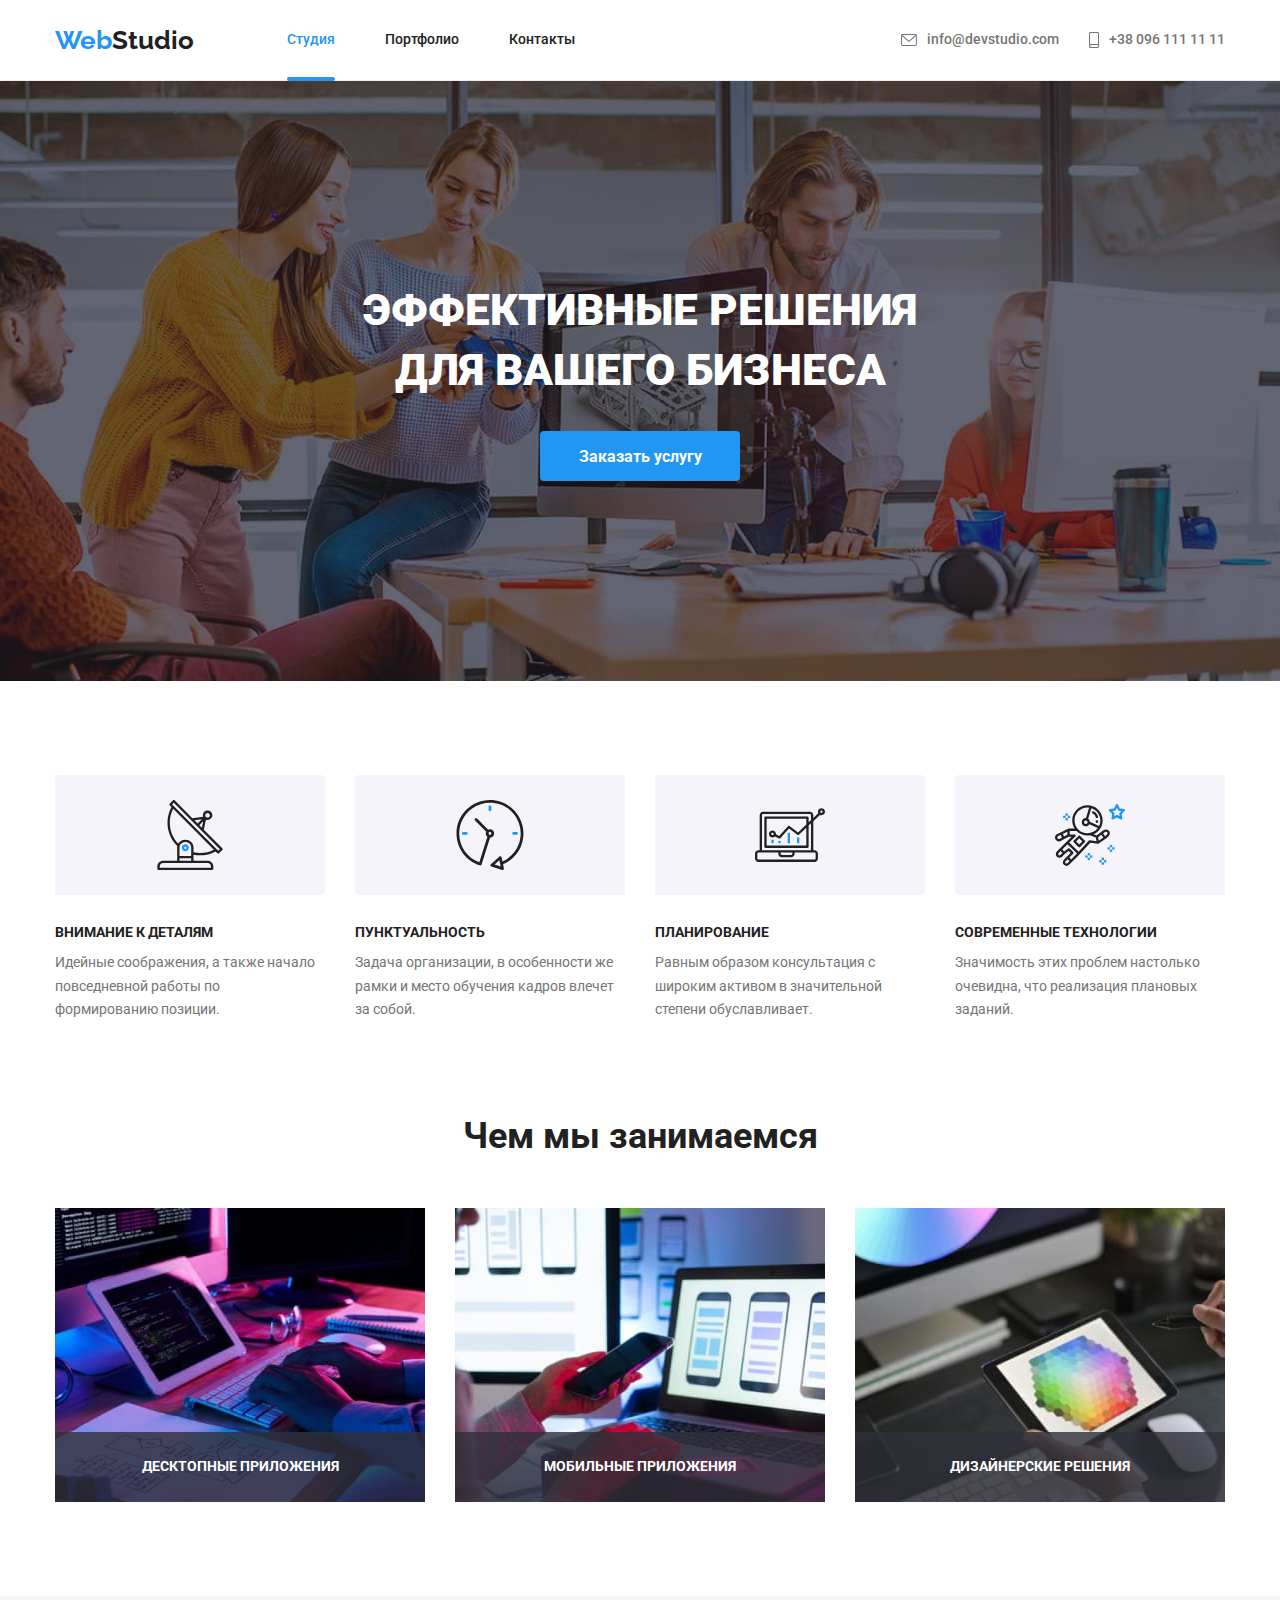
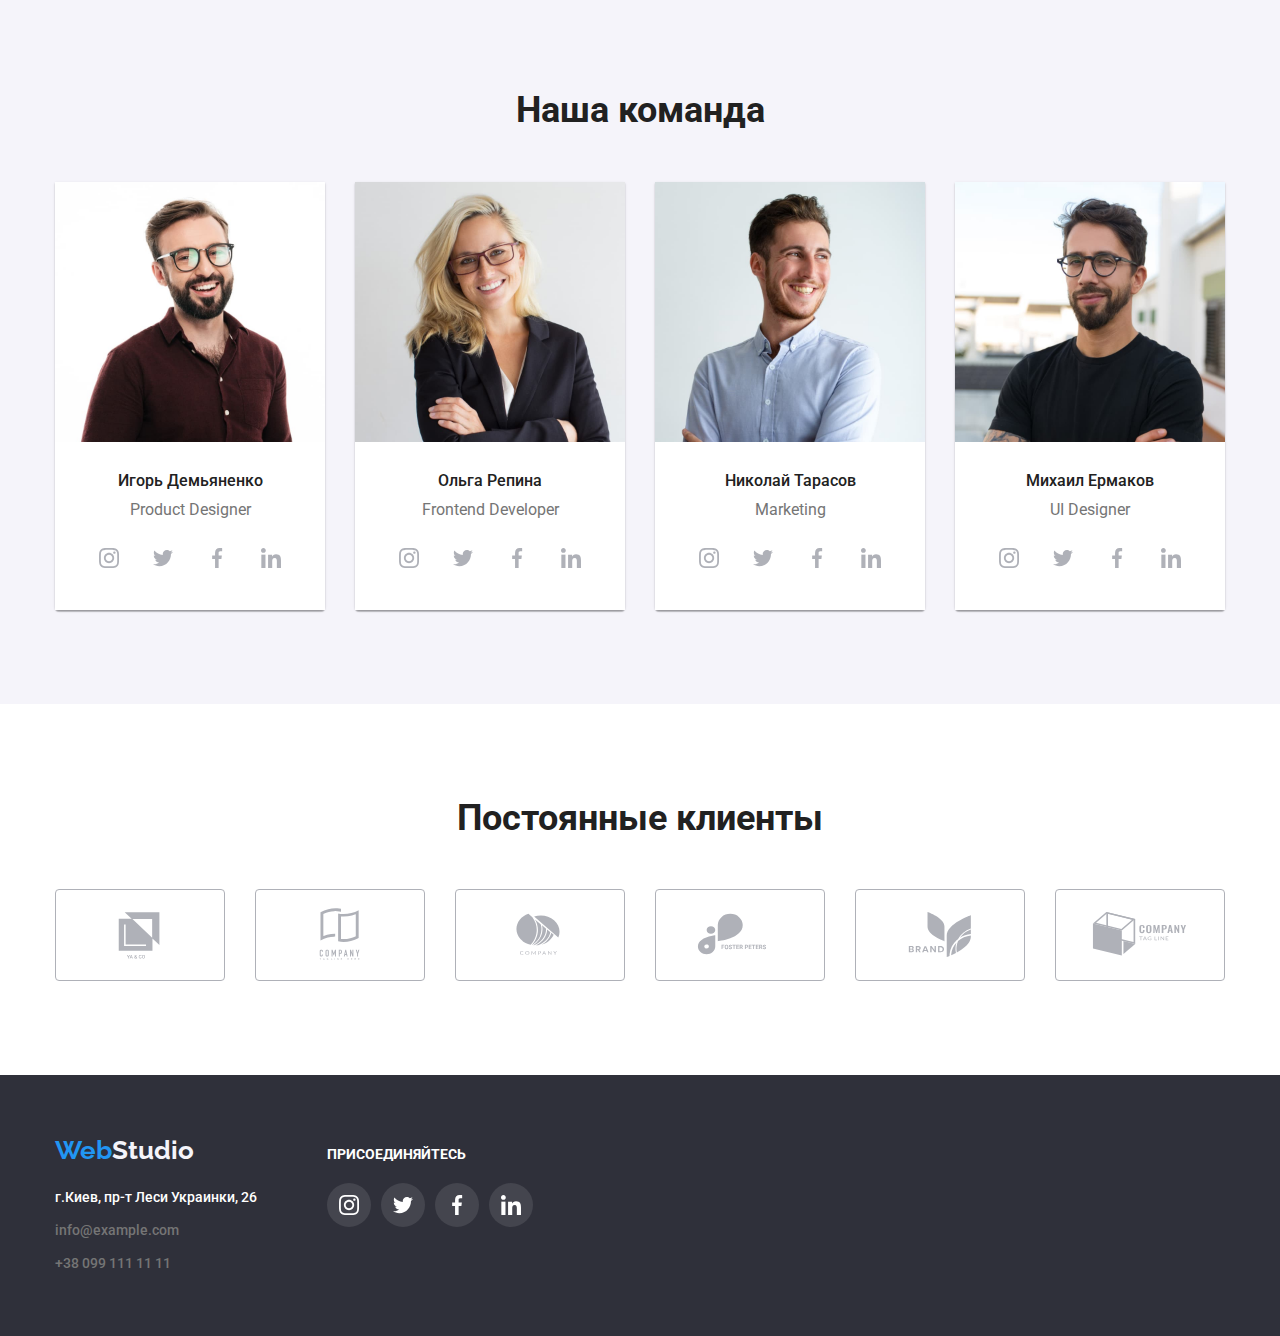
<file: index.html>
<!DOCTYPE html>
<html lang="ru">
<head>
  <meta charset="UTF-8" />
  <meta http-equiv="X-UA-Compatible" content="IE=edge" />
  <meta name="viewport" content="width=device-width, initial-scale=1.0" />
  <title>WebStudio</title>
  <link href="https://fonts.googleapis.com/css2?family=Raleway:wght@700&family=Roboto:wght@400;500;700;900&display=swap"
    rel="stylesheet">
  <link rel="stylesheet" href="./css/modern-normalize.css">
  <link rel="stylesheet" href="./css/styles.css" >
</head>
<body>
  <header class="header">
    <div class="header-container container">
    <a class="logo link" href="./index.html">Web<span class="header-logo link">Studio</span></a>
    <nav class="navigation"> 
      <ul class="site-nav list">
         <li class="item">
          <a class="nav-link current link" href="./index.html">Студия</a>
        </li>
         <li class="item">
          <a class="nav-link link" href="./portfolio.html">Портфолио</a></li>
         <li class="item">
          <a class="nav-link link" href="/">Контакты</a>
        </li>
      </ul>
    </nav>
    <ul class="contacts-list list">
      <li class="contacts-item">
        <a class="contacts-link link" href="mailto:info@devstudio.com">
          <svg class="contacts-icon" width="16" height="12" >
          <use href="./images/icons.svg#icon-envelope" ></use>
          </svg>
          info@devstudio.com
        </a>
      </li>
      <li class="contacts-item">
        <a class="contacts-link link" href="tel:+380961111111">
          <svg class="contacts-icon" width="10" height="16">
            <use href="./images/icons.svg#icon-smartphone"></use>
          </svg>
          +38 096 111 11 11
        </a>
      </li>
    </ul>
    </div>
  </header>
  <main>

    <!-- Hero -->
    <section class="hero">
      <div class="container">
      <h1 class="hero-title">Эффективные решения<br>для вашего бизнеса</h1>
      <button class="hero-btn button" type="button" data-modal-open>Заказать услугу</button>
      </div>
    </section>

    <!-- Features -->
    <section class="features-section section">
      <div class="container">
      <!-- Невидимый заголовок -->
      <h2 class="visually-hidden">Наши преимущества</h2>
      <ul class="features-list list">
        <li class="features-item">
          <div class="features-icon-container">
          <svg class="features-icon" width="70" height="70">
            <use href="./images/icons.svg#icon-antenna" ></use>
          </svg>
          </div>
          <h3 class="features-title">Внимание к деталям</h3>
          <p class="features-text">
            Идейные соображения, а также начало повседневной работы по
            формированию позиции.
          </p>
        </li>
        <li class="features-item">
          <div class="features-icon-container">
            <svg class="features-icon" width="70" height="70">
              <use href="./images/icons.svg#icon-clock"></use>
            </svg>
          </div>
          <h3 class="features-title">Пунктуальность</h3>
          <p class="features-text">
            Задача организации, в особенности же рамки и место обучения кадров
            влечет за собой.
          </p>
        </li>
        <li class="features-item">
          <div class="features-icon-container">
            <svg class="features-icon" width="70" height="70">
              <use href="./images/icons.svg#icon-diagram"></use>
            </svg>
          </div>
          <h3 class="features-title">Планирование</h3>
          <p class="features-text">
            Равным образом консультация с широким активом в значительной
            степени обуславливает.
          </p>
        </li>
        <li class="features-item">
          <div class="features-icon-container">
            <svg class="features-icon" width="70" height="70">
              <use href="./images/icons.svg#icon-astronaut"></use>
            </svg>
          </div>
          <h3 class="features-title">Современные технологии</h3>
          <p class="features-text">
            Значимость этих проблем настолько очевидна, что реализация
            плановых заданий.
          </p>
        </li>
      </ul>
      </div>
    </section>

    <!-- About us -->
    <section class="about section">
      <div class="container">
      <h3 class="about-pre-title">Чем мы занимаемся</h3>
      <ul class="about-list list">
        <li class="about-item">
          <img src="images/img1.jpg" alt="планшет и клавиатура на столе" width="370" height="294" />
          <div class="about-product">
            <h3 class="about-title">Десктопные приложения</h3>
          </div>
        </li>
        <li class="about-item">
          <img src="images/img2.jpg" alt="человек с телефоном в руке, сидит за ноутбуком" width="370" height="294" />
          <div class="about-product">
            <h3 class="about-title">Мобильные приложения</h3>
          </div>
        </li>
        <li class="about-item">
          <img src="images/img3.jpg" alt="планшет с палитрой цветов" width="370" height="294" />
          <div class="about-product">
            <h3 class="about-title">Дизайнерские решения</h3>
          </div>
        </li>
      </ul>
      </div>
    </section>

    <!-- Team -->
    <section class="team section">
      <div class="container">

      <h3 class="team-pre-title">Наша команда</h3>

      <ul class="team-list list">

          <li class="item">
            <img class="team-photo" src="./images/productdesigner.jpg" alt="Игорь демьяненко" width="270" height="260" />
            <div class="team-card">
              <h3 class="team-title">Игорь Демьяненко</h3>
              <p class="team-text">Product Designer</p>
             <ul class="team-socials-list list">
                <li class="team-socials-item">
                  <a href="" class="team-socials-link link">
                    <svg class="team-socials-icon" width="20" height="20">
                      <use href="./images/icons.svg#icon-instagram"></use>
                    </svg>
                  </a>
                </li>
                <li class="team-socials-item">
                  <a href="" class="team-socials-link link">
                    <svg class="team-socials-icon" width="20" height="20">
                      <use href="./images/icons.svg#icon-twitter"></use>
                    </svg>
                  </a>
                </li>
                <li class="team-socials-item">
                  <a href="" class="team-socials-link link">
                    <svg class="team-socials-icon" width="20" height="20">
                      <use href="./images/icons.svg#icon-facebook"></use>
                    </svg>
                  </a>
                </li>
                <li class="team-socials-item">
                  <a href="" class="team-socials-link link">
                    <svg class="team-socials-icon" width="20" height="20">
                      <use href="./images/icons.svg#icon-linkedin"></use>
                    </svg>
                  </a>
                  </li>
              </ul> 
            </div>           
          </li>
        <li class="item">
          <img class="team-photo" src="./images/frontenddeveloper.jpg" alt="Ольга репина" width="270" height="260" />
          <div class="team-card">
            <h3 class="team-title">Ольга Репина</h3>
            <p class="team-text">Frontend Developer</p>
            <ul class="team-socials-list list">
              <li class="team-socials-item">
                <a href="" class="team-socials-link link">
                  <svg class="team-socials-icon" width="20" height="20">
                    <use href="./images/icons.svg#icon-instagram"></use>
                  </svg>
                </a>
              </li>
              <li class="team-socials-item">
                <a href="" class="team-socials-link link">
                  <svg class="team-socials-icon" width="20" height="20">
                    <use href="./images/icons.svg#icon-twitter"></use>
                  </svg>
                </a>
              </li>
              <li class="team-socials-item">
                <a href="" class="team-socials-link link">
                  <svg class="team-socials-icon" width="20" height="20">
                    <use href="./images/icons.svg#icon-facebook"></use>
                  </svg>
                </a>
              </li>
              <li class="team-socials-item">
                <a href="" class="team-socials-link link">
                  <svg class="team-socials-icon" width="20" height="20">
                    <use href="./images/icons.svg#icon-linkedin"></use>
                  </svg>
                </a>
              </li>
            </ul>
          </div> 
        </li>
        <li class="item">
          <img class="team-photo" src="./images/marketing.jpg" alt="Николай тарасов" width="270" height="260" />
          <div class="team-card">
            <h3 class="team-title">Николай Тарасов</h3>
            <p class="team-text">Marketing</p>
            <ul class="team-socials-list list">
              <li class="team-socials-item">
                <a href="" class="team-socials-link link">
                  <svg class="team-socials-icon" width="20" height="20">
                    <use href="./images/icons.svg#icon-instagram"></use>
                  </svg>
                </a>
              </li>
              <li class="team-socials-item">
                <a href="" class="team-socials-link link">
                  <svg class="team-socials-icon" width="20" height="20">
                    <use href="./images/icons.svg#icon-twitter"></use>
                  </svg>
                </a>
              </li>
              <li class="team-socials-item">
                <a href="" class="team-socials-link link">
                  <svg class="team-socials-icon" width="20" height="20">
                    <use href="./images/icons.svg#icon-facebook"></use>
                  </svg>
                </a>
              </li>
              <li class="team-socials-item">
                <a href="" class="team-socials-link link">
                  <svg class="team-socials-icon" width="20" height="20">
                    <use href="./images/icons.svg#icon-linkedin"></use>
                  </svg>
                </a>
              </li>
            </ul>
          </div>  
        </li>
        <li class="item">
          <img class="team-photo" src="./images/uidesigner.jpg" alt="Михаил ермаков" width="270" height="260" />
          <div class="team-card">
            <h3 class="team-title">Михаил Ермаков</h3>
            <p class="team-text">UI Designer</p>
            <ul class="team-socials-list list">
              <li class="team-socials-item">
                <a href="" class="team-socials-link link">
                  <svg class="team-socials-icon" width="20" height="20">
                    <use href="./images/icons.svg#icon-instagram"></use>
                  </svg>
                </a>
              </li>
              <li class="team-socials-item">
                <a href="" class="team-socials-link link">
                  <svg class="team-socials-icon" width="20" height="20">
                    <use href="./images/icons.svg#icon-twitter"></use>
                  </svg>
                </a>
              </li>
              <li class="team-socials-item">
                <a href="" class="team-socials-link link">
                  <svg class="team-socials-icon" width="20" height="20">
                    <use href="./images/icons.svg#icon-facebook"></use>
                  </svg>
                </a>
              </li>
              <li class="team-socials-item">
                <a href="" class="team-socials-link link">
                  <svg class="team-socials-icon" width="20" height="20">
                    <use href="./images/icons.svg#icon-linkedin"></use>
                  </svg>
                </a>
              </li>
            </ul>
          </div>  
        </li>
      </ul>
      </div>
    </section>
    <section class="regular-clients section">
        <div class="container">

        <h3 class="regular-clients-title">Постоянные клиенты</h3>

        <ul class="regular-clients-list list">
          <li class="regular-clients-item">  
              <a href="" class="regular-clients-link link">
              <svg class="regular-clients-icon" width="106" height="60">
                <use href="./images/icons.svg#icon-logo-1"></use>
              </svg>
              </a>  
          </li>
          <li class="regular-clients-item">  
              <a href="" class="regular-clients-link link">
              <svg class="regular-clients-icon" width="106" height="60">
                <use href="./images/icons.svg#icon-logo-2"></use>
              </svg>
              </a>  
          </li>
          <li class="regular-clients-item">  
              <a href="" class="regular-clients-link link">
              <svg class="regular-clients-icon" width="106" height="60">
                <use href="./images/icons.svg#icon-logo-3"></use>
              </svg>
              </a>  
          </li>
          <li class="regular-clients-item"> 
              <a href="" class="regular-clients-link link">
              <svg class="regular-clients-icon" width="106" height="60">
                <use href="./images/icons.svg#icon-logo-4"></use>
              </svg>
              </a> 
          </li>
          <li class="regular-clients-item"> 
              <a href="" class="regular-clients-link link">
              <svg class="regular-clients-icon" width="106" height="60">
                <use href="./images/icons.svg#icon-logo-5"></use>
              </svg>
              </a> 
          </li>
          <li class="regular-clients-item">
              <a href="" class="regular-clients-link link">
              <svg class="regular-clients-icon" width="106" height="60">
                <use href="./images/icons.svg#icon-logo-6"></use>
              </svg>
              </a>
          </li>
        </ul>

      </div>

    </section>
  </main>

  <!-- Footer -->
  <footer class="footer">
    <div class="container footer-cont">
      <div class="footer-adress-cont">
    <a class="footer-logo-link logo link" href="./index.html">Web<span class="footer-logo">Studio</span></a>
    <address class="address">
      <ul class="footer-list list">
        <li class="item">
          <a class="footer-link link" href="https://goo.gl/maps/gFRBtR4dDKvSXBhJ7">г.Киев, пр-т Леси Украинки, 26</a>
        </li>
        <li class="item">
          <a class="footer-link-contacts link" href="mailto:info@example.com">info@example.com</a>
        </li>
        <li class="item">
          <a class="footer-link-contacts link" href="tel:+380991111111">+38 099 111 11 11</a>
        </li>
      </ul>
    </address>
    </div>
    
     <div class="footer-socials-cont">
       <p class="footer-text">Присоединяйтесь</p>
       <ul class="footer-socials-list list">
         <li class="footer-socials-item">
           <a href="" class="footer-socials-link link">
            <svg class="team-socials-icon" width="20" height="20">
              <use href="./images/icons.svg#icon-instagram"></use>
            </svg>
           </a>
         </li>
         <li class="footer-socials-item">
           <a href="" class="footer-socials-link link">
           <svg class="team-socials-icon" width="20" height="20">
            <use href="./images/icons.svg#icon-twitter"></use>
           </svg>
           </a>
         </li>
         <li class="footer-socials-item">
           <a href="" class="footer-socials-link link">
            <svg class="team-socials-icon" width="20" height="20">
              <use href="./images/icons.svg#icon-facebook"></use>
            </svg>
           </a>
         </li>
         <li class="footer-socials-item">
           <a href="" class="footer-socials-link link">
            <svg class="team-socials-icon" width="20" height="20">
              <use href="./images/icons.svg#icon-linkedin"></use>
            </svg>
           </a>
         </li>
       </ul>
     </div>

    </div>
    
  </footer>
  
  <div class="backdrop is-hidden" data-modal>
    <div class="modal">
      <button type="button" class="btn-close-modal" data-modal-close>
        <svg class="icon-btn-close" width="11" height="11">
          <use href="images/icons.svg#icon-btn-close-modal"></use>
        </svg>
      </button>
    </div>
  </div>

  <script src="./js/modal.js"></script>
</body>

</html>
</file>
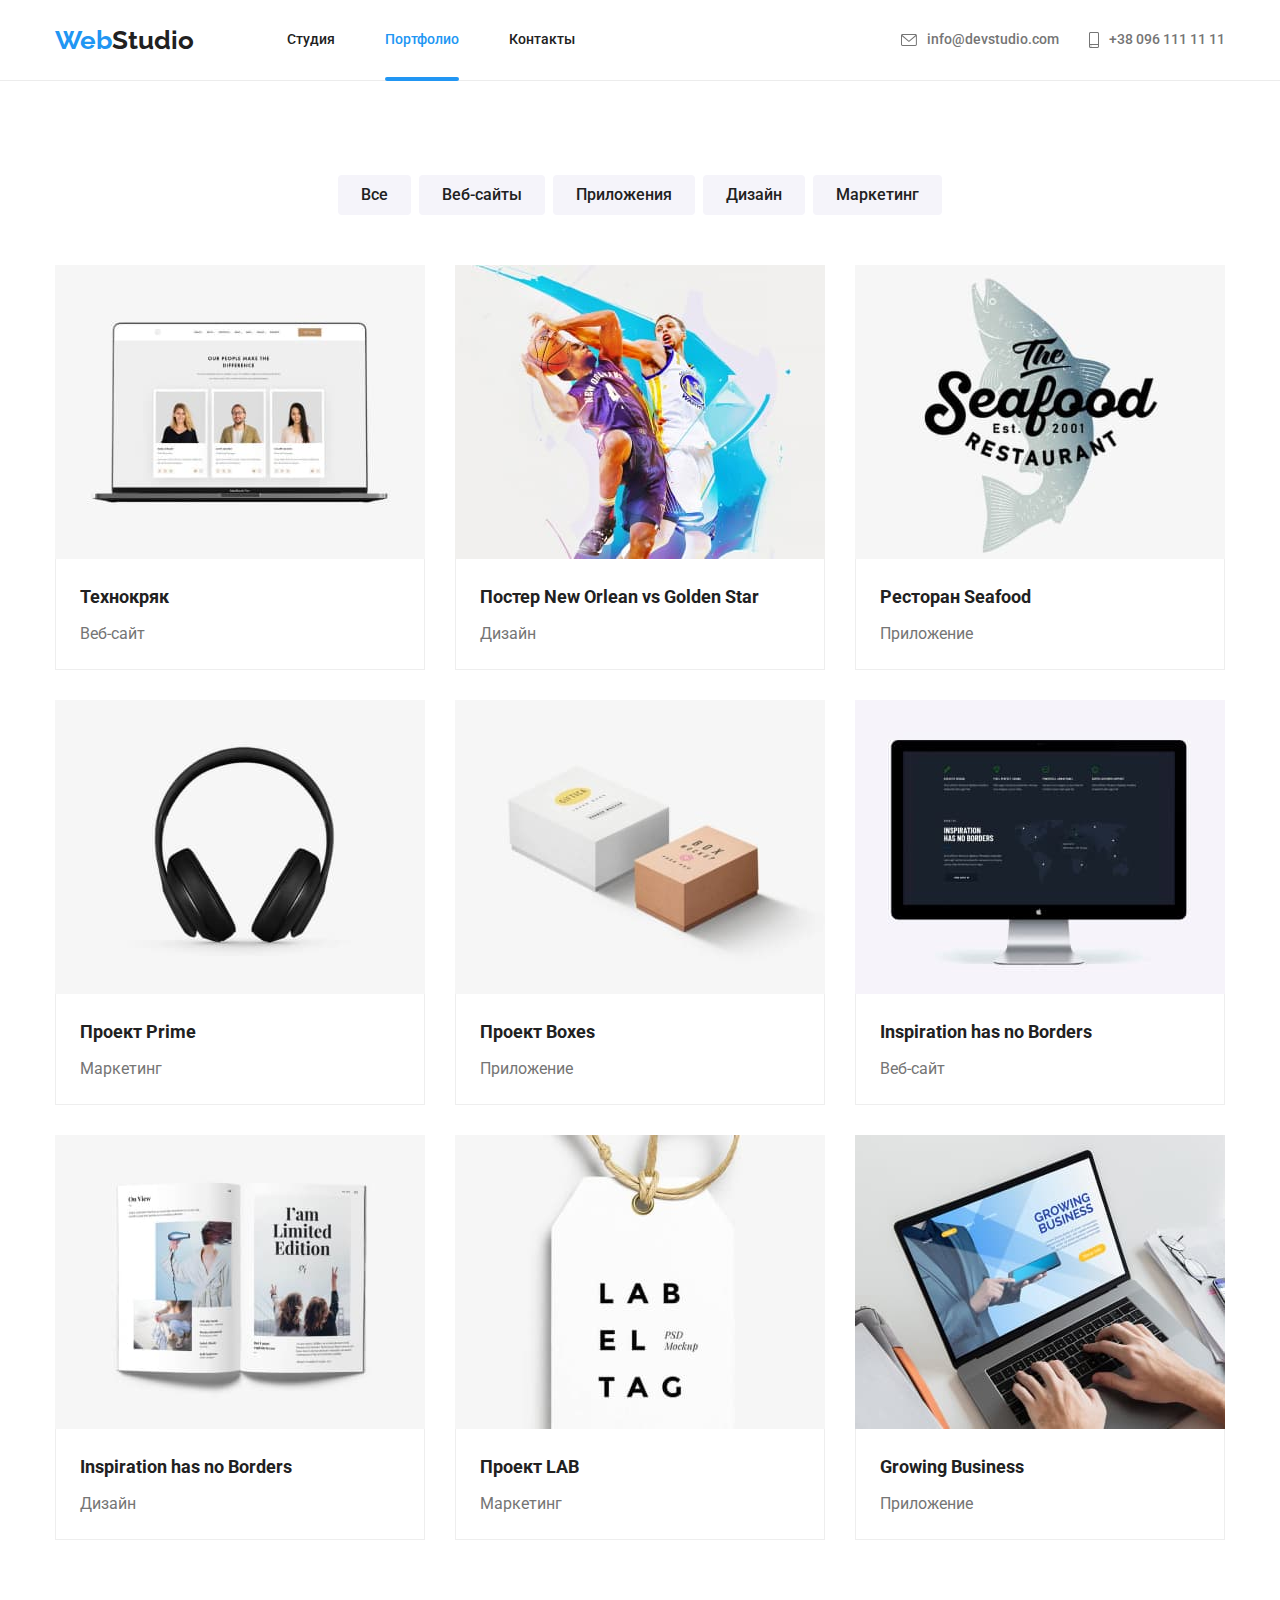
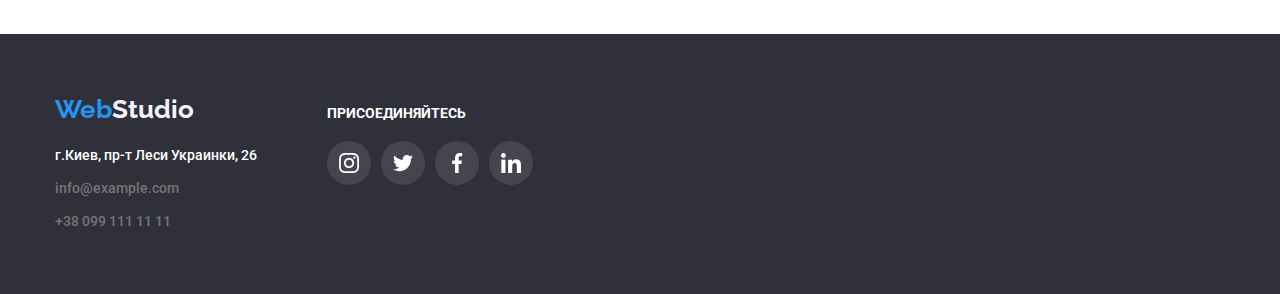
<file: portfolio.html>
<!DOCTYPE html>
<html lang="ru">
<head>
  <meta charset="UTF-8" />
  <meta http-equiv="X-UA-Compatible" content="IE=edge" />
  <meta name="viewport" content="width=device-width, initial-scale=1.0" />
  <title>Portfolio</title>
  <link href="https://fonts.googleapis.com/css2?family=Raleway:wght@700&family=Roboto:wght@400;500;700;900&display=swap"
    rel="stylesheet">
  <link rel="stylesheet" href="./css/modern-normalize.css">
  <link rel="stylesheet" href="./css/styles.css" >
</head>
<body>
  <header class="header">
    <div class="header-container container">
      <a class="logo link" href="./index.html">Web<span class="header-logo link">Studio</span></a>
      <nav class="navigation">
        <ul class="site-nav list">
          <li class="item">
            <a class="nav-link link" href="./index.html">Студия</a>
          </li>
          <li class="item">
            <a class="nav-link link current" href="./portfolio.html">Портфолио</a>
          </li>
          <li class="item">
            <a class="nav-link link" href="/">Контакты</a>
          </li>
        </ul>
      </nav>
      <ul class="contacts-list list">
        <li class="contacts-item">
          <a class="contacts-link link" href="mailto:info@devstudio.com">
            <svg class="contacts-icon" width="16" height="12">
              <use href="./images/icons.svg#icon-envelope"></use>
            </svg>
            info@devstudio.com
          </a>
        </li>
        <li class="contacts-item">
          <a class="contacts-link link" href="tel:+380961111111">
            <svg class="contacts-icon" width="10" height="16">
              <use href="./images/icons.svg#icon-smartphone"></use>
            </svg>
            +38 096 111 11 11
          </a>
        </li>
      </ul>
    </div>
  </header>
  <main>
    <!-- Portfolio Section -->
    <section class="portfolio-section section">
      <div class="container">
      <!-- Невидимый заголовок -->
      <h1 class="visually-hidden">Портфолио</h1>
       <!-- Buttons list -->
        <ul class="button-list list">
          <li class="item"><button class="portfolio-btn button" type="button">Все</button></li>
          <li class="item"><button class="portfolio-btn button" type="button">Веб-сайты</button></li>
          <li class="item"><button class="portfolio-btn button" type="button">Приложения</button></li>
          <li class="item"><button class="portfolio-btn button" type="button">Дизайн</button></li>
          <li class="item"><button class="portfolio-btn button" type="button">Маркетинг</button></li>
        </ul>
        <!-- Portfolio list -->
      <ul class="card-set list">
        <li class="card-set-item">
          <a href="" class="card-set-link link">
            <div class="portfolio-wrap">
            <img class="portfolio-img" src="./images/imgportfolio1.jpg" alt="ноутбук" width="370" height="294" />           
            <p class="portfolio-top-text">Технокряк это современная площадка распространения коронавируса. Компании используют эту платформу для цифрового
              шпионажа и атак на защищённые сервера конкурентов.</p>
              </div>
            <div class="portfolio-card">
              <h2 class="portfolio-title">Технокряк</h2>
              <p class="portfolio-text">Веб-сайт</p>
            </div>
          </a>
        </li>
        <li class="card-set-item">
          <a href="" class="card-set-link link">
            <div class="portfolio-wrap">
            <img class="portfolio-img" src="./images/imgportfolio2.jpg" alt="баскетболисты" width="370" height="294" />
            <p class="portfolio-top-text">Технокряк это современная площадка распространения коронавируса. Компании используют эту
              платформу для цифрового
              шпионажа и атак на защищённые сервера конкурентов.</p>
            </div>
            <div class="portfolio-card">
              <h2 class="portfolio-title">Постер New Orlean vs Golden Star</h2>
              <p class="portfolio-text">Дизайн</p>
            </div>
          </a>
        </li>
        <li class="card-set-item">
          <a href="" class="card-set-link link">
            <div class="portfolio-wrap">
            <img class="portfolio-img" src="./images/imgportfolio3.jpg" alt="логотип ресторана" width="370" height="294" />
            <p class="portfolio-top-text">Технокряк это современная площадка распространения коронавируса. Компании используют эту
              платформу для цифрового
              шпионажа и атак на защищённые сервера конкурентов.</p>
            </div>
            <div class="portfolio-card">
              <h2 class="portfolio-title">Ресторан Seafood</h2>
              <p class="portfolio-text">Приложение</p>
            </div>
          </a>
        </li>
        <li class="card-set-item">
          <a href="" class="card-set-link link">
            <div class="portfolio-wrap">
            <img class="portfolio-img" src="./images/imgportfolio4.jpg" alt="наушники" width="370" height="294" />
            <p class="portfolio-top-text">Технокряк это современная площадка распространения коронавируса. Компании используют эту
              платформу для цифрового
              шпионажа и атак на защищённые сервера конкурентов.</p>
            </div>
            <div class="portfolio-card">
              <h2 class="portfolio-title">Проект Prime</h2>
              <p class="portfolio-text">Маркетинг</p>
            </div>
          </a>
        </li>
        <li class="card-set-item">
          <a href="" class="card-set-link link">
            <div class="portfolio-wrap">
            <img class="portfolio-img" src="./images/imgportfolio5.jpg" alt="две коробки" width="370" height="294" />
            <p class="portfolio-top-text">Технокряк это современная площадка распространения коронавируса. Компании используют эту
              платформу для цифрового
              шпионажа и атак на защищённые сервера конкурентов.</p>
            </div>
            <div class="portfolio-card">
              <h2 class="portfolio-title">Проект Boxes</h2>
              <p class="portfolio-text">Приложение</p>
            </div>
          </a>
        </li>
        <li class="card-set-item">
          <a href="" class="card-set-link link">
            <div class="portfolio-wrap">
            <img class="portfolio-img" src="./images/imgportfolio6.jpg" alt="монитор" width="370" height="294" />
            <p class="portfolio-top-text">Технокряк это современная площадка распространения коронавируса. Компании используют эту
              платформу для цифрового
              шпионажа и атак на защищённые сервера конкурентов.</p>
            </div>
            <div class="portfolio-card">
              <h2 class="portfolio-title">Inspiration has no Borders</h2>
              <p class="portfolio-text">Веб-сайт</p>
            </div>
          </a>
        </li>
        <li class="card-set-item">
          <a href="" class="card-set-link link">
            <div class="portfolio-wrap">
            <img class="portfolio-img" src="./images/imgportfolio7.jpg" alt="журнал" width="370" height="294" />
            <p class="portfolio-top-text">Технокряк это современная площадка распространения коронавируса. Компании используют эту
              платформу для цифрового
              шпионажа и атак на защищённые сервера конкурентов.</p>
            </div>
            <div class="portfolio-card">
              <h2 class="portfolio-title">Inspiration has no Borders</h2>
              <p class="portfolio-text">Дизайн</p>
            </div>
          </a>
        </li>
        <li class="card-set-item">
          <a href="" class="card-set-link link">
            <div class="portfolio-wrap">
            <img class="portfolio-img" src="./images/imgportfolio8.jpg" alt="этикетка" width="370" height="294" />
            <p class="portfolio-top-text">Технокряк это современная площадка распространения коронавируса. Компании используют эту
              платформу для цифрового
              шпионажа и атак на защищённые сервера конкурентов.</p>
            </div>
            <div class="portfolio-card">
              <h2 class="portfolio-title">Проект LAB</h2>
              <p class="portfolio-text">Маркетинг</p>
            </div>
          </a>
        </li>
        <li class="card-set-item">
          <a href="" class="card-set-link link">
            <div class="portfolio-wrap">
            <img class="portfolio-img" src="./images/imgportfolio9.jpg" alt="человек сидит за ноутбуком" width="370"
              height="294" />
              <p class="portfolio-top-text">Технокряк это современная площадка распространения коронавируса. Компании используют эту
                платформу для цифрового
                шпионажа и атак на защищённые сервера конкурентов.</p>
              </div>
            <div class="portfolio-card">
              <h2 class="portfolio-title">Growing Business</h2>
              <p class="portfolio-text">Приложение</p>
            </div>
          </a>
        </li>
      </ul>
      </div>
    </section>
  </main>
  <!-- Footer -->
  <footer class="footer">
    <div class="container footer-cont">
      <div class="footer-adress-cont">
        <a class="footer-logo-link logo link" href="./index.html">Web<span class="footer-logo">Studio</span></a>
        <address class="address">
          <ul class="footer-list list">
            <li class="item">
              <a class="footer-link link" href="https://goo.gl/maps/gFRBtR4dDKvSXBhJ7">г.Киев, пр-т Леси Украинки, 26</a>
            </li>
            <li class="item">
              <a class="footer-link-contacts link" href="mailto:info@example.com">info@example.com</a>
            </li>
            <li class="item">
              <a class="footer-link-contacts link" href="tel:+380991111111">+38 099 111 11 11</a>
            </li>
          </ul>
        </address>
      </div>
  
      <div class="footer-socials-cont">
        <p class="footer-text">Присоединяйтесь</p>
        <ul class="footer-socials-list list">
          <li class="footer-socials-item">
            <a href="" class="footer-socials-link link">
              <svg class="team-socials-icon" width="20" height="20">
                <use href="./images/icons.svg#icon-instagram"></use>
              </svg>
            </a>
          </li>
          <li class="footer-socials-item">
            <a href="" class="footer-socials-link link">
              <svg class="team-socials-icon" width="20" height="20">
                <use href="./images/icons.svg#icon-twitter"></use>
              </svg>
            </a>
          </li>
          <li class="footer-socials-item">
            <a href="" class="footer-socials-link link">
              <svg class="team-socials-icon" width="20" height="20">
                <use href="./images/icons.svg#icon-facebook"></use>
              </svg>
            </a>
          </li>
          <li class="footer-socials-item">
            <a href="" class="footer-socials-link link">
              <svg class="team-socials-icon" width="20" height="20">
                <use href="./images/icons.svg#icon-linkedin"></use>
              </svg>
            </a>
          </li>
        </ul>
      </div>
  
    </div>
  
  </footer>
</body>

</html>
</file>
<file: css/styles.css>
html {
  box-sizing: border-box;
}

body {
  font-family: 'Roboto', sans-serif;
  background-color: var(--primary-bg-color);
  color: var(--primary-text-color);
  font-size: 14px;
  line-height: 1.71;
}

h1,
h2,
h3,
h4,
h5,
h6,
p {
  margin-top: 0;
  margin-bottom: 0;
}

img {
  display: block;
  max-width: 100%;
  height: auto;
}

:root {
  --primary-text-color: #757575;
  --tittle-text-color: #212121;
  --accent-color: #2196f3;
  --primary-bg-color: #ffffff;
  --secondary-bg-color: #f5f4fa;
  --dark-bg-color: #2f303a;
  --secondary-accent-color: #188ce8;
  --bg-hero: #c4c4c4;
  --regulars-clients-color: #afb1b8;
  --about-product-bg-color: rgba(47, 48, 58, 0.8);
  --overlay-bg-color: rgba(33, 150, 243, 0.9);
  --secondary-text-color: rgba(255, 255, 255, 0, 6);
  --backdrop-bg-color: rgba(0, 0, 0, 0.2);
  --card-shadow: 0px 1px 3px rgba(0, 0, 0, 0.12),
    0px 1px 1px rgba(0, 0, 0, 0.14), 0px 2px 1px rgba(0, 0, 0, 0.2);
  --card-set-gap: 30px;
  --btn-hover-shadow: 0px 3px 1px rgba(0, 0, 0, 0.1),
    0px 1px 2px rgba(0, 0, 0, 0.08), 0px 2px 2px rgba(0, 0, 0, 0.12);
  --card-set-hover-shadow: 0px 1px 1px rgba(0, 0, 0, 0.12),
    0px 4px 4px rgba(0, 0, 0, 0.06), 1px 4px 6px rgba(0, 0, 0, 0.16);
}

.list {
  list-style: none;
  margin: 0;
  padding: 0;
}

.link {
  text-decoration: none;
}

.visually-hidden {
  position: absolute;
  white-space: nowrap;
  width: 1px;
  height: 1px;
  overflow: hidden;
  border: 0;
  padding: 0;
  clip: rect(0 0 0 0);
  clip-path: inset(50%);
  margin: -1px;
}

.address {
  font-style: normal;
}

.section {
  padding-top: 94px;
  padding-bottom: 94px;
}

.button {
  display: inline-block;
  cursor: pointer;
  border: 1px solid transparent;
  font-size: 16px;
  border-radius: 4px;
  margin-top: 0;
  margin-bottom: 0;
}

.container {
  width: 1200px;
  padding-left: 15px;
  padding-right: 15px;
  margin-left: auto;
  margin-right: auto;
}

.header {
  border-bottom: 1px solid #ececec;
}

.logo {
  color: var(--accent-color);
  font-family: 'Raleway', sans-serif;
  font-size: 26px;
  font-weight: 700;
  line-height: 1.19;
}

.header-logo {
  font-family: 'Raleway', sans-serif;
  color: var(--tittle-text-color);
  font-weight: 700;
  font-size: 26px;
  line-height: 1.19;
}

.header-container {
  display: flex;
  align-items: center;
}

.navigation {
  margin-left: 93px;
}

.site-nav {
  display: flex;
}

.site-nav .item + .item {
  margin-left: 50px;
}

.nav-link:hover,
.nav-link:focus {
  color: var(--accent-color);
}

.nav-link {
  display: inline-block;

  transition: color 250ms cubic-bezier(0.4, 0, 0.2, 1);

  color: var(--tittle-text-color);
  font-weight: 500;
  font-size: 14px;
  line-height: 1.14;
  padding-top: 32px;
  padding-bottom: 32px;
}

.contacts-list {
  display: flex;
  justify-content: center;
  margin-left: auto;
}

.contacts-link {
  display: flex;
  justify-content: center;
  align-items: center;

  transition-property: color, background-color;
  transition-duration: 250ms;
  transition-timing-function: cubic-bezier(0.4, 0, 0.2, 1);

  font-weight: 500;
  font-size: 14px;
  line-height: 1.14;
  color: var(--primary-text-color);
}

.contacts-icon {
  fill: currentColor;
  margin-right: 10px;
}

.contacts-item + .contacts-item {
  margin-left: 30px;
}

.contacts-link:hover,
.contacts-link:focus {
  color: var(--accent-color);
}

.current {
  color: var(--accent-color);
  position: relative;
}

.current::after {
  content: '';
  width: 100%;
  height: 4px;
  position: absolute;
  background-color: var(--accent-color);
  left: 0;
  bottom: -1px;
  border-radius: 2px;
}

.hero {
  max-width: 1600px;
  background-color: var(--bg-hero);
  background-image: linear-gradient(
      to right,
      rgba(47, 48, 58, 0.4),
      rgba(47, 48, 58, 0.4)
    ),
    url(../images/hero-bg.jpg);
  background-repeat: no-repeat;
  background-position: center;
  background-size: cover;
  text-align: center;
  padding-top: 200px;
  padding-bottom: 200px;
  margin: 0 auto;
}

.hero-title {
  color: var(--primary-bg-color);
  font-weight: 900;
  font-size: 44px;
  line-height: 1.36;
  text-transform: uppercase;
  margin-bottom: 30px;
}

.hero-btn:hover,
.hero-btn:focus {
  background-color: var(--secondary-accent-color);
}

.hero-btn {
  transition-property: background-color;
  transition-duration: 250ms;
  transition-timing-function: cubic-bezier(0.4, 0, 0.2, 1);

  width: 200px;
  height: 50px;
  font-weight: 700;
  line-height: 1.87;
  padding: 10px 32px;

  background-color: var(--accent-color);
  color: var(--primary-bg-color);
}

.features-list {
  display: flex;
}

.features-item + .features-item {
  margin-left: 30px;
}

.features-icon-container {
  display: flex;
  align-items: center;
  justify-content: center;
  border-radius: 4px;
  width: 270px;
  height: 120px;
  margin-bottom: 30px;
  background-color: var(--secondary-bg-color);
}

.features-title {
  color: var(--tittle-text-color);
  font-weight: 700;
  font-size: 14px;
  line-height: 1.14;
  margin-bottom: 10px;
  text-transform: uppercase;
}

.features-text {
  color: var(--primary-text-color);
  font-size: 14px;
  line-height: 1.71;
}

.about-pre-title {
  color: var(--tittle-text-color);
  font-weight: 700;
  font-size: 36px;
  line-height: 1.16;
  text-align: center;
  margin-bottom: 50px;
}

.about-item {
  position: relative;
}

.about-product {
  display: flex;
  justify-content: center;
  align-items: center;
  position: absolute;
  bottom: 0;
  left: 0;

  width: 100%;
  height: 70px;
  background-color: var(--about-product-bg-color);
}

.about-title {
  text-transform: uppercase;
  font-weight: 700;
  font-size: 14px;
  line-height: 1.14;
  text-align: center;
  color: var(--primary-bg-color);
}

.about {
  padding-top: 0px;
}

.about-list {
  display: flex;
}

.about-list .about-item + .about-item {
  margin-left: 30px;
}

.team {
  background-color: var(--secondary-bg-color);
  text-align: center;
}

.team-pre-title {
  color: var(--tittle-text-color);
  font-weight: 700;
  font-size: 36px;
  line-height: 1.16;
  margin-bottom: 50px;
}

.team-list {
  display: flex;
}

.team-list .item + .item {
  margin-left: 30px;
}

.team-list .item {
  width: 270px;
  box-shadow: var(--card-shadow);
  border-radius: 0px 0px 4px 4px;
}

.team-card {
  padding-top: 30px;
  padding-bottom: 30px;
  background-color: var(--primary-bg-color);
}

.team-title {
  color: var(--tittle-text-color);
  font-weight: 500;
  font-size: 16px;
  line-height: 1.18;
  margin-bottom: 10px;
}

.team-text {
  color: var(--primary-text-color);
  font-size: 16px;
  line-height: 1.18;
  margin-bottom: 16px;
}

.team-socials-list {
  display: flex;
  justify-content: center;
}

.team-socials-item + .team-socials-item {
  margin-left: 10px;
}

.team-socials-item {
  width: 44px;
  height: 44px;
}

.team-socials-link {
  display: flex;
  justify-content: center;
  align-items: center;

  transition-property: color, background-color;
  transition-duration: 250ms;
  transition-timing-function: cubic-bezier(0.4, 0, 0.2, 1);

  width: 100%;
  height: 100%;
  border-radius: 50%;

  color: #afb1b8;
}

.team-socials-icon {
  fill: currentColor;
}

.team-socials-link:hover,
.team-socials-link:focus {
  color: var(--primary-bg-color);
  background-color: var(--accent-color);
}

.regular-clients-title {
  color: var(--tittle-text-color);
  font-weight: 700;
  font-size: 36px;
  line-height: 1.16;
  text-align: center;
  margin-bottom: 50px;
}

.regular-clients-list {
  display: flex;
  justify-content: center;
}

.regular-clients-item + .regular-clients-item {
  margin-left: 30px;
}

.regular-clients-item {
  width: 170px;
  height: 92px;
}

.regular-clients-link {
  display: flex;
  justify-content: center;
  align-items: center;

  transition-property: color, background-color, border-color;
  transition-duration: 250ms;
  transition-timing-function: cubic-bezier(0.4, 0, 0.2, 1);

  width: 100%;
  height: 100%;

  color: var(--regulars-clients-color);
  border: 1px solid var(--regulars-clients-color);
  border-radius: 4px;
}

.regular-clients-icon {
  fill: currentColor;
}

.regular-clients-link:hover,
.regular-clients-link:focus {
  color: var(--accent-color);
  border-color: var(--accent-color);
}

.footer {
  padding-top: 60px;
  padding-bottom: 60px;
  background-color: var(--dark-bg-color);
}

.footer-logo {
  font-family: 'Raleway' sans-serif;
  color: var(--secondary-bg-color);
  font-weight: 700;
  font-size: 26px;
  line-height: 1.19;
}

.footer-list .item:not(:last-child) {
  margin-bottom: 9px;
}

.footer-link:hover,
.footer-link:focus {
  color: var(--accent-color);
}

.footer-link-contacts:hover,
.footer-link-contacts:focus {
  color: var(--accent-color);
}

.footer-link {
  transition: color 250ms cubic-bezier(0.4, 0, 0.2, 1);

  color: var(--primary-bg-color);
  font-weight: 500;
  font-size: 14px;
  line-height: 1.71;
}

.footer-link-contacts {
  transition: color 250ms cubic-bezier(0.4, 0, 0.2, 1);

  color: var(--secondary-text-color);
  font-weight: 500;
  font-size: 14px;
  line-height: 1.71;
}

.footer-cont {
  display: flex;
  align-items: baseline;
}

.footer-logo-link {
  display: block;
  margin-bottom: 20px;
}

.footer-socials-cont {
  margin-left: 70px;
}

.footer-text {
  color: var(--primary-bg-color);
  font-weight: 700;
  font-size: 14px;
  line-height: 1.14;
  text-transform: uppercase;
  margin-bottom: 20px;
  text-decoration: none;
}

.footer-socials-list {
  display: flex;
  justify-content: center;
  align-items: center;
}

.footer-socials-item + .footer-socials-item {
  margin-left: 10px;
}

.footer-socials-item {
  width: 44px;
  height: 44px;
}

.footer-socials-link {
  display: flex;
  justify-content: center;
  align-items: center;

  transition-property: color, background-color;
  transition-duration: 250ms;
  transition-timing-function: cubic-bezier(0.4, 0, 0.2, 1);

  width: 100%;
  height: 100%;
  border-radius: 50%;

  color: var(--primary-bg-color);
  background-color: rgba(255, 255, 255, 0.1);
}

.footer-socials-icon {
  fill: currentColor;
}

.footer-socials-link:hover,
.footer-socials-link:focus {
  background-color: var(--accent-color);
}

.portfolio-btn:hover,
.portfolio-btn:focus {
  color: var(--primary-bg-color);
  background-color: var(--accent-color);
  box-shadow: var(--btn-hover-shadow);
}

.portfolio-btn {
  transition-property: color, background-color, box-shadow;
  transition-duration: 250ms;
  transition-timing-function: cubic-bezier(0.4, 0, 0.2, 1);

  color: var(--tittle-text-color);
  background-color: var(--secondary-bg-color);
  font-weight: 500;
  line-height: 1.62;
  padding: 6px 22px;
}
.button-list {
  display: flex;
  justify-content: center;
  margin-bottom: 50px;
}

.button-list .item + .item {
  margin-left: 8px;
}

.buttons-container {
  margin-bottom: 50px;
}

.card-set {
  padding: 0;
  margin: 0;

  display: flex;
  flex-wrap: wrap;
  margin-left: calc(-1 * var(--card-set-gap));
  margin-top: calc(-1 * var(--card-set-gap));
}

.card-set-item {
  flex-basis: calc(100% / 3 - var(--card-set-gap));
  margin-left: var(--card-set-gap);
  margin-top: var(--card-set-gap);
}
.card-set-link {
  display: block;
  position: relative;
  transition-property: box-shadow, border;
  transition-duration: 250ms;
  transition-timing-function: cubic-bezier(0.4, 0, 0.2, 1);
}
.card-set-link:hover,
.card-set-link:focus {
  box-shadow: var(--card-set-hover-shadow);
  border: 0;
}

.card-set-link:hover .portfolio-top-text,
.card-set-link:focus .portfolio-top-text {
  transform: translateY(0);
}

.portfolio-wrap {
  position: relative;
  overflow: hidden;
}

.portfolio-top-text {
  position: absolute;
  top: 0;
  left: 0;
  height: 100%;
  padding: 63px 24px;
  transform: translateY(101%);
  transition: transform 250ms cubic-bezier(0.4, 0, 0.2, 1);

  font-size: 18px;
  line-height: 1.55;
  color: var(--primary-bg-color);
  text-decoration: none;
  background-color: var(--overlay-bg-color);
}

.portfolio-card {
  border-bottom: 1px solid #eeeeee;
  border-left: 1px solid #eeeeee;
  border-right: 1px solid #eeeeee;
  padding-top: 20px;
  padding-left: 24px;
  padding-bottom: 20px;
  padding-right: 24px;
}

.portfolio-title {
  color: var(--tittle-text-color);
  font-weight: 700;
  font-size: 18px;
  line-height: 2;
  margin-bottom: 4px;
}

.portfolio-text {
  color: var(--primary-text-color);
  font-size: 16px;
  line-height: 1.87;
}

.backdrop {
  position: fixed;
  top: 0;
  width: 100vw;
  height: 100vh;
  transition: opacity 250ms cubic-bezier(0.4, 0, 0.2, 1),
    visibility 250ms cubic-bezier(0.4, 0, 0.2, 1);

  background-color: var(--backdrop-bg-color);
}

.backdrop.is-hidden .modal {
  transform: rotate(-180deg) scale(0.3);
}

.modal {
  width: 528px;
  min-height: 581px;
  background-color: var(--primary-bg-color);
  border-radius: 4px;
  position: absolute;

  top: 50%;
  left: 50%;

  transform: translate(-50%, -50%) rotate(0) scale(1);
  transition: transform 250ms cubic-bezier(0.4, 0, 0.2, 1);
}

.btn-close-modal {
  display: flex;
  justify-content: center;
  align-items: center;
  position: absolute;
  top: 8px;
  right: 8px;
  padding: 0;
  cursor: pointer;
  width: 30px;
  height: 30px;
  border-radius: 50%;
  border: 1px solid rgba(0, 0, 0, 0.1);
}

.is-hidden {
  opacity: 0;
  pointer-events: none;
  visibility: hidden;
}
</file>
